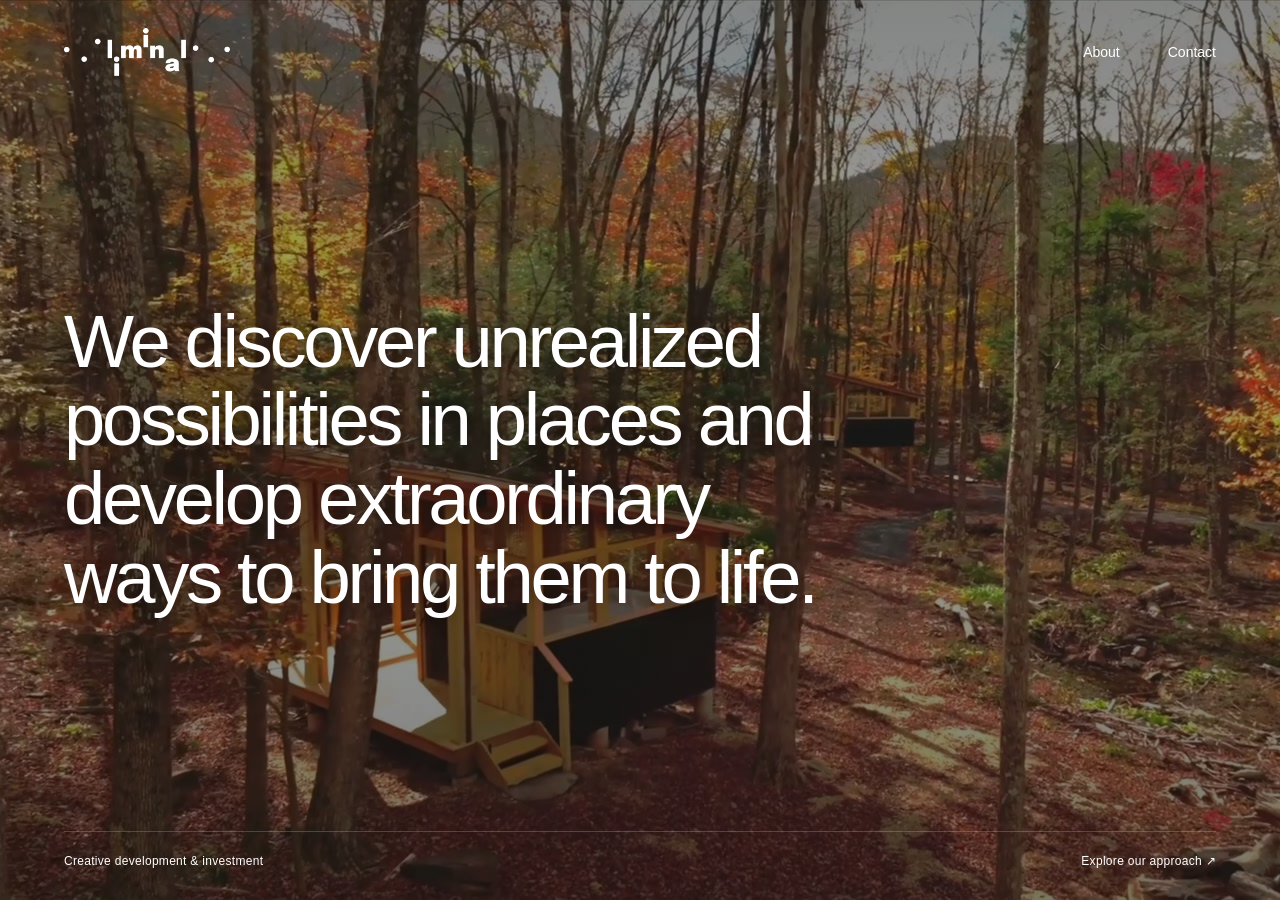
<file: index.html>
<!doctype html>
<html lang="en">
<head>
  <meta charset="utf-8">
  <meta name="viewport" content="width=device-width, initial-scale=1">
  <meta name="description" content="Liminal is a creative development and investment studio.">
  <title>Liminal — Creative Development</title>
  <link rel="stylesheet" href="styles.css">
</head>
<body class="home">
  <div class="hero-media" aria-hidden="true">
    <img src="hero.jpg" alt="" fetchpriority="high">
    <!-- Replace the image above with this when the new video is ready:
    <video autoplay muted loop playsinline poster="hero.jpg"><source src="liminal1.mp4" type="video/mp4"></video>
    -->
  </div>
  <header class="site-header">
    <a class="brand" href="./" aria-label="Liminal home"><img src="liminal.png" alt="Liminal"></a>
    <nav aria-label="Main navigation"><a href="about.html">About</a><a href="mailto:info@lmnlworks.com">Contact</a></nav>
  </header>
  <main class="hero-content">
    <h1>We discover unrealized possibilities in places and develop extraordinary ways to bring them to life.</h1>
  </main>
  <footer class="home-footer"><span>Creative development &amp; investment</span><a href="about.html">Explore our approach ↗</a></footer>
</body>
</html>
</file>
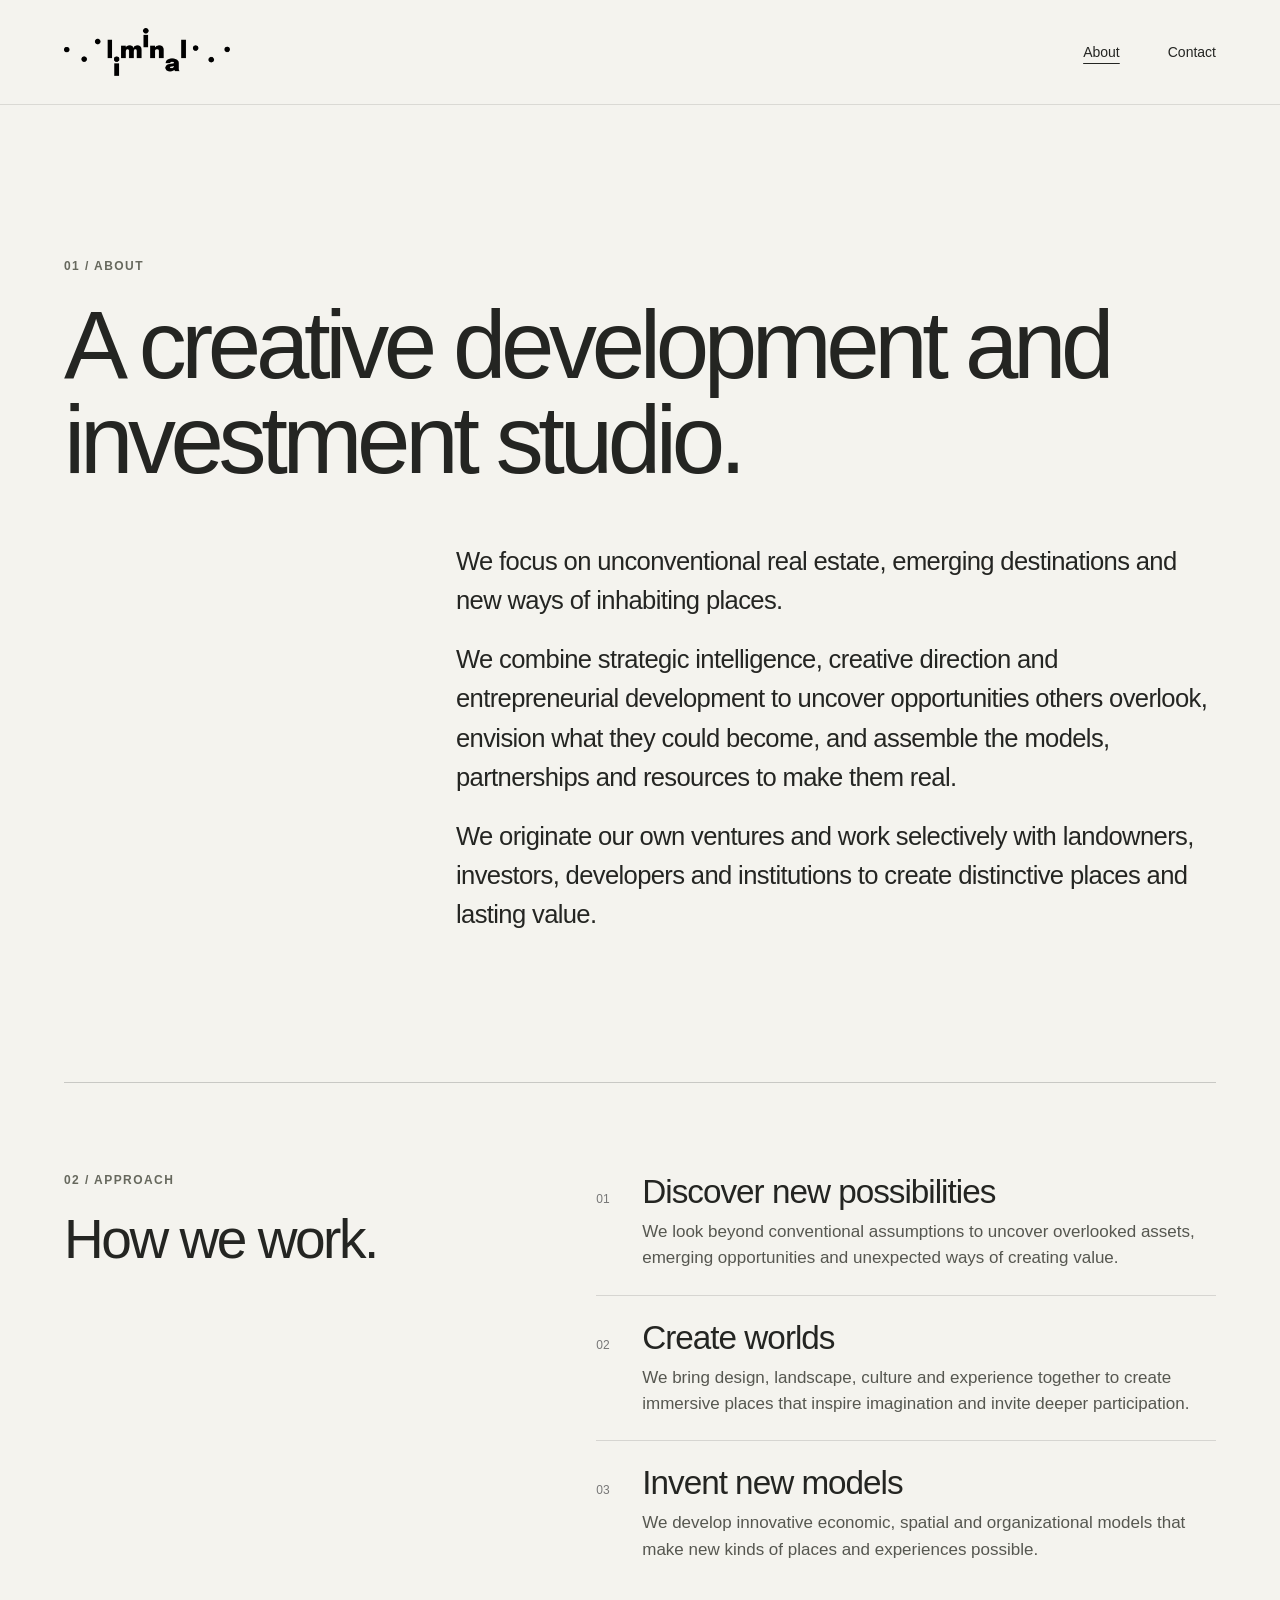
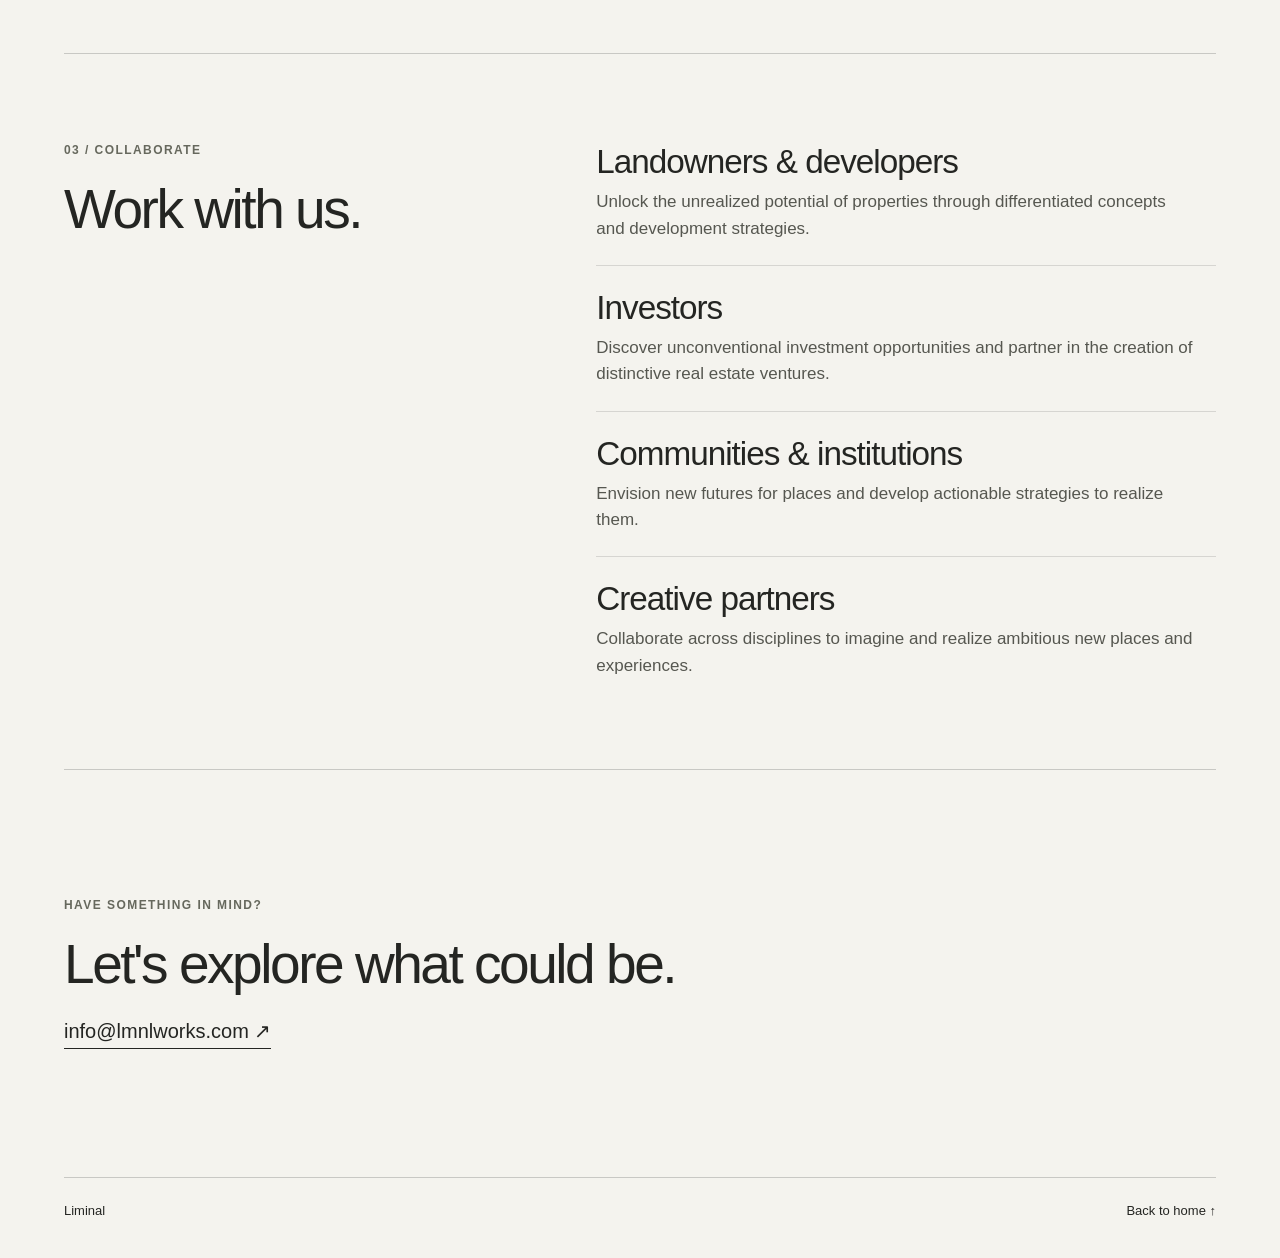
<file: about.html>
<!doctype html>
<html lang="en">
<head>
  <meta charset="utf-8">
  <meta name="viewport" content="width=device-width, initial-scale=1">
  <meta name="description" content="Discover Liminal's approach to creative development and investment.">
  <title>About — Liminal</title>
  <link rel="stylesheet" href="styles.css">
</head>
<body class="about">
  <header class="site-header">
    <a class="brand" href="./" aria-label="Liminal home"><img src="liminal.png" alt="Liminal"></a>
    <nav aria-label="Main navigation"><a href="about.html" aria-current="page">About</a><a href="mailto:info@lmnlworks.com">Contact</a></nav>
  </header>
  <main class="about-content">
    <section class="intro">
      <p class="eyebrow">01 / About</p>
      <h1>A creative development and investment studio.</h1>
      <div class="intro-copy">
        <p>We focus on unconventional real estate, emerging destinations and new ways of inhabiting places.</p>
        <p>We combine strategic intelligence, creative direction and entrepreneurial development to uncover opportunities others overlook, envision what they could become, and assemble the models, partnerships and resources to make them real.</p>
        <p>We originate our own ventures and work selectively with landowners, investors, developers and institutions to create distinctive places and lasting value.</p>
      </div>
    </section>
    <section class="section-grid" aria-labelledby="approach-heading">
      <div><p class="eyebrow">02 / Approach</p><h2 id="approach-heading">How we work.</h2></div>
      <div class="details">
        <article><span class="number">01</span><div><h3>Discover new possibilities</h3><p>We look beyond conventional assumptions to uncover overlooked assets, emerging opportunities and unexpected ways of creating value.</p></div></article>
        <article><span class="number">02</span><div><h3>Create worlds</h3><p>We bring design, landscape, culture and experience together to create immersive places that inspire imagination and invite deeper participation.</p></div></article>
        <article><span class="number">03</span><div><h3>Invent new models</h3><p>We develop innovative economic, spatial and organizational models that make new kinds of places and experiences possible.</p></div></article>
      </div>
    </section>
    <section class="section-grid" aria-labelledby="partners-heading">
      <div><p class="eyebrow">03 / Collaborate</p><h2 id="partners-heading">Work with us.</h2></div>
      <div class="details">
        <article><div><h3>Landowners &amp; developers</h3><p>Unlock the unrealized potential of properties through differentiated concepts and development strategies.</p></div></article>
        <article><div><h3>Investors</h3><p>Discover unconventional investment opportunities and partner in the creation of distinctive real estate ventures.</p></div></article>
        <article><div><h3>Communities &amp; institutions</h3><p>Envision new futures for places and develop actionable strategies to realize them.</p></div></article>
        <article><div><h3>Creative partners</h3><p>Collaborate across disciplines to imagine and realize ambitious new places and experiences.</p></div></article>
      </div>
    </section>
    <section class="contact"><p class="eyebrow">Have something in mind?</p><h2>Let's explore what could be.</h2><a href="mailto:info@lmnlworks.com">info@lmnlworks.com ↗</a></section>
  </main>
  <footer class="about-footer"><span>Liminal</span><a href="./">Back to home ↑</a></footer>
</body>
</html>
</file>
<file: styles.css>
:root{font-family:Arial,Helvetica,sans-serif;color:#242522;background:#f4f3ee;font-synthesis:none;-webkit-font-smoothing:antialiased;--gutter:clamp(24px,5vw,80px)}
*{box-sizing:border-box}body{margin:0}a{color:inherit;text-decoration:none}a:hover{text-decoration:underline;text-underline-offset:5px}a:focus-visible{outline:2px solid currentColor;outline-offset:6px}img{display:block;max-width:100%}
.site-header{display:flex;align-items:center;justify-content:space-between;padding:28px var(--gutter);position:relative;z-index:2;gap:24px}.brand{display:block;width:clamp(105px,13vw,170px)}.brand img{width:100%;height:auto}.site-header nav{display:flex;gap:clamp(22px,4vw,48px);font-size:14px;align-items:center}.site-header nav a[aria-current]{text-decoration:underline;text-underline-offset:6px}
.home{color:#fff;background:#322d28;min-height:100vh;min-height:100svh;display:flex;flex-direction:column;isolation:isolate}.home .brand img{filter:brightness(0) invert(1)}.hero-media{position:fixed;inset:0;z-index:-1;overflow:hidden}.hero-media img,.hero-media video{width:100%;height:100%;object-fit:cover;object-position:center}.hero-media::after{content:"";position:absolute;inset:0;background:linear-gradient(180deg,rgba(12,17,13,.5),rgba(12,17,13,.36) 40%,rgba(12,17,13,.55))}.hero-content{flex:1;display:flex;align-items:center;padding:50px var(--gutter) 65px}.hero-content h1{font-size:clamp(39px,5.8vw,92px);font-weight:400;letter-spacing:-.045em;line-height:1.06;max-width:1050px;margin:0;text-wrap:balance;text-shadow:0 2px 18px #0005}.home-footer{display:flex;justify-content:space-between;align-items:center;gap:20px;padding:22px 0 32px;font-size:12px;letter-spacing:.025em;border-top:1px solid #ffffff30;margin:0 var(--gutter)}.home-footer a{white-space:nowrap}
.about .site-header{border-bottom:1px solid #24252220}.about .brand img{filter:brightness(0)}.about-content{max-width:1440px;margin:auto;padding:0 var(--gutter)}.intro{padding:clamp(70px,12vw,160px) 0 clamp(65px,10vw,130px)}.eyebrow{font-size:12px;text-transform:uppercase;letter-spacing:.12em;font-weight:600;margin:0 0 24px;color:#66685d}.intro h1{font-weight:400;font-size:clamp(43px,7.5vw,105px);letter-spacing:-.056em;line-height:.99;max-width:1050px;margin:0 0 55px}.intro-copy{max-width:760px;margin-left:auto;font-size:clamp(19px,2vw,26px);line-height:1.53;letter-spacing:-.025em}.intro-copy p{margin:0 0 20px}.section-grid{display:grid;grid-template-columns:1fr 1.4fr;gap:clamp(32px,7vw,100px);border-top:1px solid #24252235;padding:clamp(48px,7vw,90px) 0}.section-grid h2,.contact h2{font-size:clamp(32px,4.3vw,62px);letter-spacing:-.045em;line-height:1.04;font-weight:400;margin:0}.details article{display:flex;align-items:baseline;gap:24px;border-bottom:1px solid #24252225;padding:23px 0}.details article:first-child{padding-top:0}.details article:last-child{border:0;padding-bottom:0}.number{font-size:12px;color:#777;min-width:22px}.details h3{font-size:clamp(23px,2.6vw,34px);font-weight:400;letter-spacing:-.03em;margin:0 0 8px}.details p{font-size:17px;line-height:1.55;color:#565750;margin:0;max-width:600px}.contact{border-top:1px solid #24252235;padding:clamp(60px,10vw,130px) 0}.contact a{display:inline-block;font-size:20px;margin-top:26px;border-bottom:1px solid currentColor;padding-bottom:5px}.about-footer{margin:0 var(--gutter);border-top:1px solid #24252235;display:flex;justify-content:space-between;padding:25px 0 40px;font-size:13px}
@media(max-width:640px){.site-header{padding-top:22px;padding-bottom:22px}.hero-content{padding-top:32px;padding-bottom:42px}.hero-content h1{text-wrap:pretty}.home-footer{font-size:11px;align-items:flex-start;padding-bottom:24px}.home-footer span:first-child{max-width:130px}.section-grid{grid-template-columns:1fr}.intro h1{margin-bottom:30px}.intro-copy{margin-left:0}.details article{gap:17px}}
@media(prefers-reduced-motion:reduce){.hero-media video{display:none}.hero-media{background:url('hero.jpg') center/cover no-repeat}}
</file>
